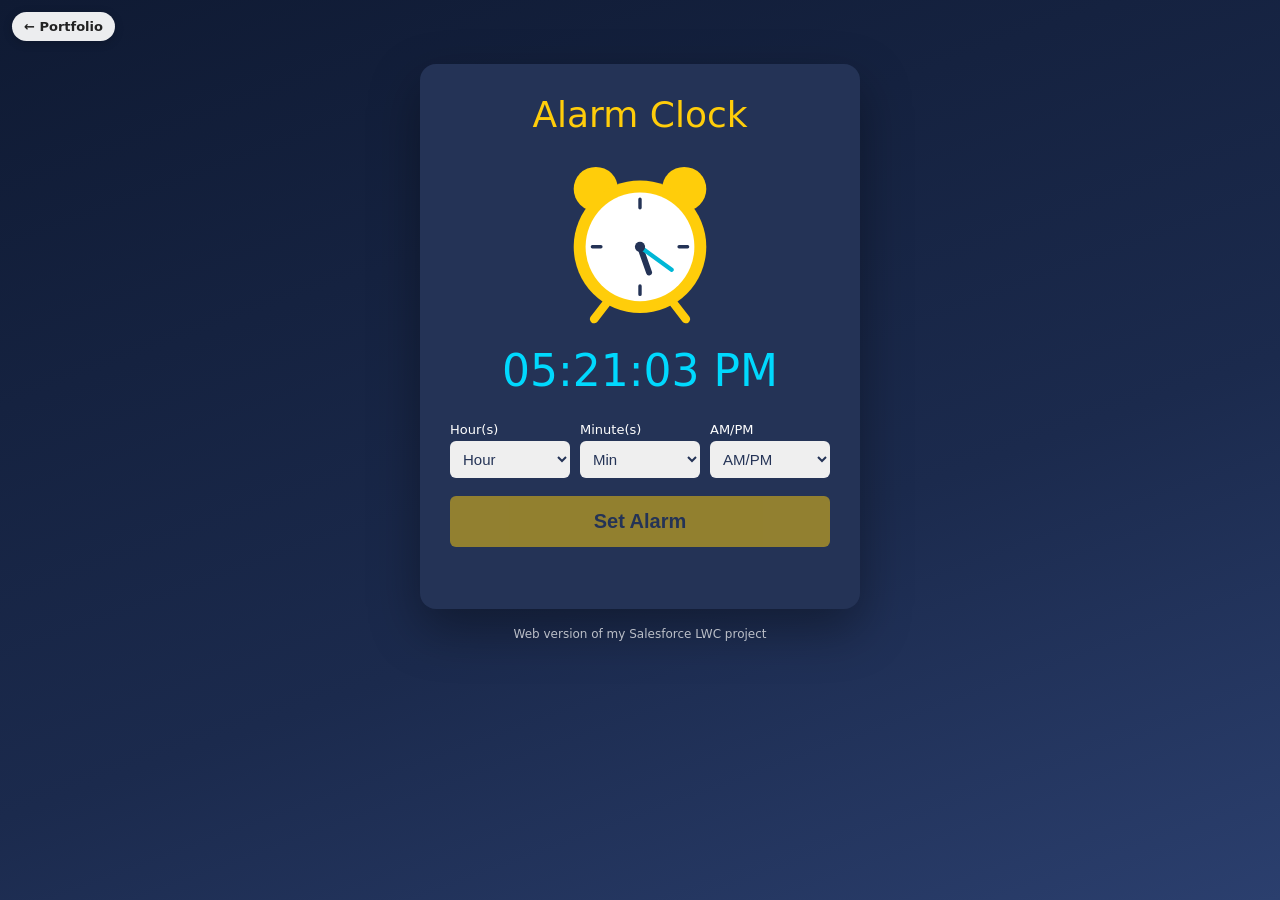
<file: apps/alarm/index.html>
<!doctype html>
<html lang="en">
<head>
<meta charset="utf-8"><meta name="viewport" content="width=device-width, initial-scale=1">
<title>Alarm Clock · Shruti Singhal</title>
<link rel="stylesheet" href="../common.css">
<style>
  :root{--dark-blue:#243356;--yellow:#ffcd0a;--light-blue:#00d9fe}
  body{min-height:100vh;background:linear-gradient(160deg,#0f1a33,#1b2a4d 60%,#2b3f6e);padding:64px 16px 32px;color:#fff}
  .card{max-width:440px;margin:0 auto;padding:30px;background:var(--dark-blue);border-radius:16px;box-shadow:0 20px 50px rgba(0,0,0,.35)}
  h1{color:var(--yellow);font-size:36px;text-align:center;font-weight:500;margin:0}
  .clock{display:block;margin:20px auto;width:170px;height:170px}
  .shake{animation:shake .5s infinite}
  @keyframes shake{0%{transform:translate(1px,1px) rotate(0)}20%{transform:translate(-3px,0) rotate(1deg)}40%{transform:translate(1px,-1px) rotate(1deg)}60%{transform:translate(-3px,1px) rotate(0)}80%{transform:translate(-1px,-1px) rotate(1deg)}100%{transform:translate(1px,-2px) rotate(-1deg)}}
  h2{font-size:44px;text-align:center;font-weight:500;color:var(--light-blue);margin:10px auto 26px;font-variant-numeric:tabular-nums}
  .row{display:grid;grid-template-columns:repeat(3,1fr);gap:10px}
  label{font-size:13px;display:block;margin-bottom:4px}
  select{width:100%;padding:9px;border-radius:6px;border:0;font-size:15px;color:var(--dark-blue)}
  button{width:100%;background:var(--yellow);border:0;color:var(--dark-blue);font-size:20px;padding:14px;border-radius:6px;margin-top:18px;cursor:pointer;font-weight:600}
  button:disabled{opacity:.5;cursor:not-allowed}
  .status{text-align:center;margin-top:12px;min-height:20px;color:var(--light-blue)}
</style>
</head>
<body>
<a class="back" href="../../">← Portfolio</a>
<div class="card">
  <h1>Alarm Clock</h1>
  <svg class="clock" id="clock" viewBox="0 0 200 200" aria-hidden="true">
    <circle cx="48" cy="40" r="26" fill="#ffcd0a"/><circle cx="152" cy="40" r="26" fill="#ffcd0a"/>
    <path d="M60 175l-14 18M140 175l14 18" stroke="#ffcd0a" stroke-width="10" stroke-linecap="round"/>
    <circle cx="100" cy="108" r="78" fill="#ffcd0a"/><circle cx="100" cy="108" r="64" fill="#fff"/>
    <g stroke="#243356" stroke-width="4" stroke-linecap="round"><path d="M100 52v10M100 154v10M44 108h10M146 108h10"/></g>
    <path id="hHand" d="M100 108V76" stroke="#243356" stroke-width="7" stroke-linecap="round"/>
    <path id="mHand" d="M100 108V62" stroke="#00b7d6" stroke-width="5" stroke-linecap="round"/>
    <circle cx="100" cy="108" r="6" fill="#243356"/>
  </svg>
  <h2 id="time">--:--:-- --</h2>
  <div class="row">
    <div><label for="h">Hour(s)</label><select id="h"><option value="">Hour</option></select></div>
    <div><label for="m">Minute(s)</label><select id="m"><option value="">Min</option></select></div>
    <div><label for="ap">AM/PM</label><select id="ap"><option value="">AM/PM</option><option>AM</option><option>PM</option></select></div>
  </div>
  <button id="set" disabled>Set Alarm</button>
  <button id="clear" hidden>Clear Alarm</button>
  <div class="status" id="status"></div>
</div>
<p class="credit">Web version of my Salesforce LWC project</p>
<script>
  const pad = n => String(n).padStart(2, '0');
  for (let i = 1; i <= 12; i++) h.add(new Option(pad(i)));
  for (let i = 0; i < 60; i++) m.add(new Option(pad(i)));
  let alarmTime = '', ringing = false, ctx, osc;
  const check = () => set.disabled = !(h.value && m.value && ap.value);
  [h, m, ap].forEach(s => s.onchange = check);
  function ring() {
    if (ringing) return; ringing = true; clock.classList.add('shake'); status.textContent = '⏰ Wake up!';
    try {
      ctx = new (window.AudioContext || window.webkitAudioContext)();
      osc = ctx.createOscillator(); const g = ctx.createGain();
      osc.type = 'square'; osc.frequency.value = 880; g.gain.value = 0;
      osc.connect(g).connect(ctx.destination); osc.start();
      for (let t = 0; t < 60; t++) { g.gain.setValueAtTime(.08, ctx.currentTime + t * .5); g.gain.setValueAtTime(0, ctx.currentTime + t * .5 + .25); }
    } catch (e) {}
  }
  function tick() {
    const d = new Date(); let hr = d.getHours(); const ampm = hr >= 12 ? 'PM' : 'AM';
    hr = hr % 12 || 12;
    time.textContent = `${pad(hr)}:${pad(d.getMinutes())}:${pad(d.getSeconds())} ${ampm}`;
    hHand.setAttribute('transform', `rotate(${(hr % 12) * 30 + d.getMinutes() / 2} 100 108)`);
    mHand.setAttribute('transform', `rotate(${d.getMinutes() * 6} 100 108)`);
    if (alarmTime && alarmTime === `${pad(hr)}:${pad(d.getMinutes())} ${ampm}`) ring();
  }
  setInterval(tick, 1000); tick();
  set.onclick = () => {
    alarmTime = `${h.value}:${m.value} ${ap.value}`;
    set.hidden = true; clear.hidden = false; status.textContent = 'Alarm set for ' + alarmTime;
  };
  clear.onclick = () => {
    alarmTime = ''; ringing = false; clock.classList.remove('shake');
    try { osc && osc.stop(); ctx && ctx.close(); } catch (e) {}
    [h, m, ap].forEach(s => s.value = ''); check();
    clear.hidden = true; set.hidden = false; status.textContent = '';
  };
</script>
</body>
</html>
</file>
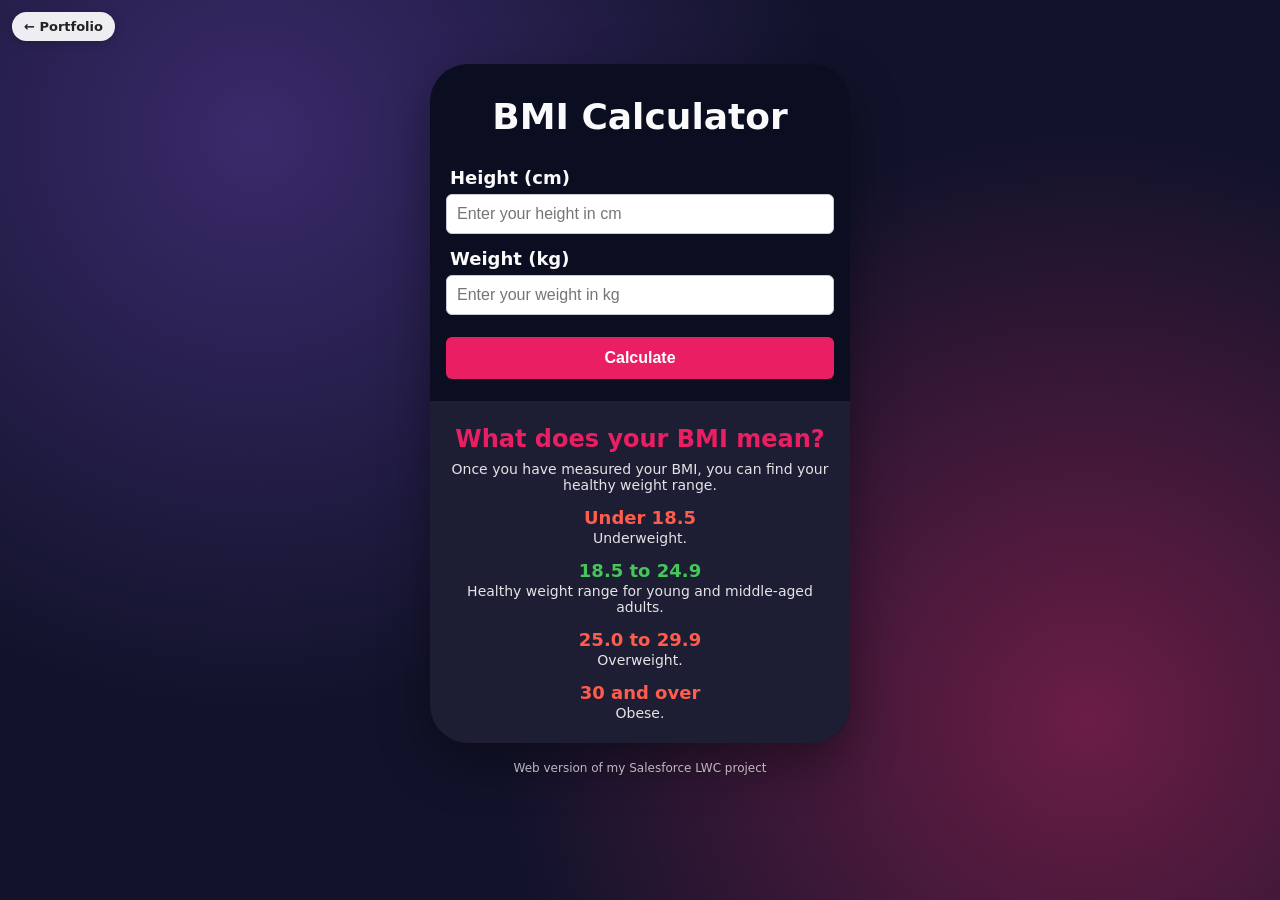
<file: apps/bmi/index.html>
<!doctype html>
<html lang="en">
<head>
<meta charset="utf-8"><meta name="viewport" content="width=device-width, initial-scale=1">
<title>BMI Calculator · Shruti Singhal</title>
<link rel="stylesheet" href="../common.css">
<style>
  :root{--dark-blue:#0b0d21;--light-white:#fafafa;--light-blue:#4f7df9;--light-pink:#e91e63;--dull-blue:#1d1e33}
  body{min-height:100vh;background:radial-gradient(circle at 20% 15%,#3a2a6b 0,transparent 45%),radial-gradient(circle at 85% 80%,#6b1d45 0,transparent 45%),#12132b;padding:64px 16px 32px}
  .box{max-width:420px;margin:auto;text-align:center;background:var(--dark-blue);color:var(--light-white);padding:16px;border-radius:38px;box-shadow:0 20px 50px rgba(0,0,0,.4)}
  h1{font-size:36px;padding:16px 0;margin:0;font-weight:700}
  h2{font-size:24px;color:var(--light-pink);margin:8px 0}
  label{display:block;font-size:18px;font-weight:700;text-align:left;margin:14px 4px 6px}
  input{width:100%;padding:10px;font-size:16px;border-radius:6px;border:1px solid #c9c9d6;color:var(--dull-blue)}
  .btn{display:block;width:100%;background:var(--light-pink);border:0;color:#fff;font-size:16px;padding:12px;border-radius:6px;margin:22px 0;cursor:pointer;font-weight:600}
  .btn:hover{filter:brightness(1.08)}
  .result-value{color:var(--light-blue);font-size:30px;font-weight:700;margin:4px 0 10px}
  .info{background:var(--dull-blue);padding:16px;border-bottom-left-radius:38px;border-bottom-right-radius:38px;font-size:14px;margin:0 -16px -16px}
  h3{font-size:18px;margin:14px 0 2px}
  .bad{color:#fe5c4c}.good{color:#45c65a}
  p{margin:0 0 6px;opacity:.9}
</style>
</head>
<body>
<a class="back" href="../../">← Portfolio</a>
<div class="box">
  <h1>BMI Calculator</h1>
  <section id="result" hidden>
    <h2>Your BMI value is:</h2>
    <div class="result-value" id="bmiValue"></div>
    <div>So you are:</div>
    <div class="result-value" id="bmiResult"></div>
    <button class="btn" id="recalc">Re-Calculate</button>
  </section>
  <form id="form">
    <label for="height">Height (cm)</label>
    <input type="number" id="height" placeholder="Enter your height in cm" min="1" step="any" required>
    <label for="weight">Weight (kg)</label>
    <input type="number" id="weight" placeholder="Enter your weight in kg" min="1" step="any" required>
    <button class="btn">Calculate</button>
  </form>
  <div class="info">
    <h2>What does your BMI mean?</h2>
    <p>Once you have measured your BMI, you can find your healthy weight range.</p>
    <h3 class="bad">Under 18.5</h3><p>Underweight.</p>
    <h3 class="good">18.5 to 24.9</h3><p>Healthy weight range for young and middle-aged adults.</p>
    <h3 class="bad">25.0 to 29.9</h3><p>Overweight.</p>
    <h3 class="bad">30 and over</h3><p>Obese.</p>
  </div>
</div>
<p class="credit" style="color:#fff">Web version of my Salesforce LWC project</p>
<script>
  const form = document.getElementById('form'), res = document.getElementById('result');
  form.addEventListener('submit', e => {
    e.preventDefault();
    const h = Number(height.value) / 100, w = Number(weight.value);
    const bmi = Number((w / (h * h)).toFixed(2));
    const label = bmi < 18.5 ? 'Underweight' : bmi < 25 ? 'Healthy' : bmi < 30 ? 'Overweight' : 'Obese';
    bmiValue.textContent = bmi; bmiResult.textContent = label;
    form.hidden = true; res.hidden = false;
  });
  recalc.onclick = () => { form.reset(); res.hidden = true; form.hidden = false; };
</script>
</body>
</html>
</file>
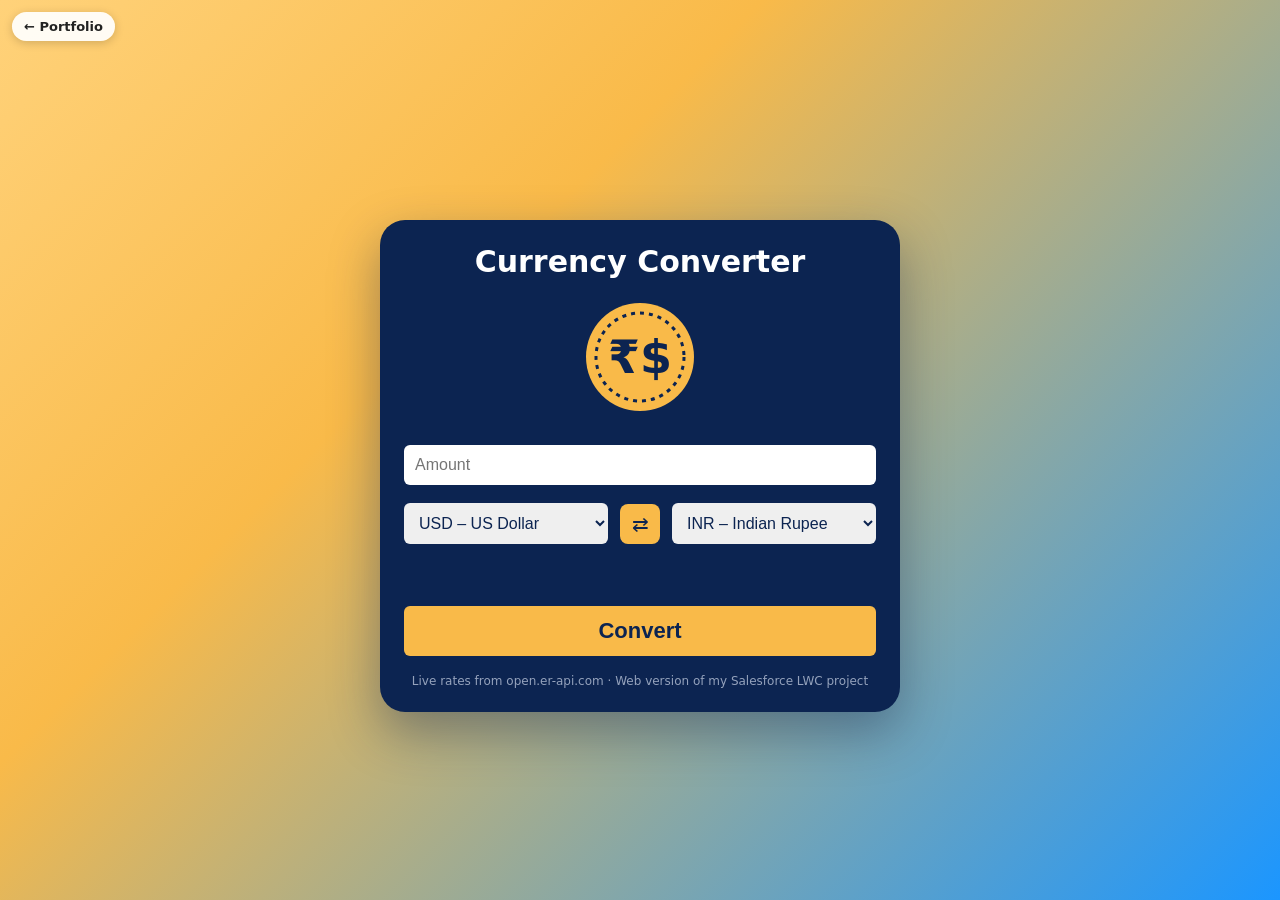
<file: apps/currency/index.html>
<!doctype html>
<html lang="en">
<head>
<meta charset="utf-8"><meta name="viewport" content="width=device-width, initial-scale=1">
<title>Currency Converter · Shruti Singhal</title>
<link rel="stylesheet" href="../common.css">
<style>
  :root{--yellow:#f9ba49;--dark-blue:#0c2451;--light-blue:#1b96ff;--orange:#fb8500}
  body{min-height:100vh;background:linear-gradient(135deg,#ffd27a 0,#f9ba49 35%,#1b96ff 100%);display:flex;flex-direction:column;align-items:center;justify-content:center;padding:64px 16px 32px}
  .card{width:100%;max-width:520px;background:var(--dark-blue);border-radius:25px;padding:24px;color:#fff;box-shadow:0 20px 50px rgba(12,36,81,.4)}
  h1{text-align:center;font-size:30px;margin:0 0 18px;font-weight:600}
  .coin{display:block;margin:0 auto 10px;width:120px;height:120px}
  input,select{width:100%;padding:11px;border-radius:6px;border:0;font-size:16px;color:var(--dark-blue)}
  .amt{margin:18px 0}
  .row{display:grid;grid-template-columns:1fr auto 1fr;gap:12px;align-items:center;margin-bottom:18px}
  .swap{width:40px;height:40px;border-radius:8px;border:0;background:var(--yellow);color:var(--dark-blue);font-size:20px;cursor:pointer}
  .result{text-align:center;font-size:24px;font-weight:700;color:var(--light-blue);min-height:32px;margin-bottom:12px}
  .result span{color:var(--orange)}
  .err{color:#ff8080;font-size:16px}
  .go{width:100%;background:var(--yellow);border:0;color:var(--dark-blue);font-size:22px;padding:12px;border-radius:6px;cursor:pointer;font-weight:600}
  .credit{color:var(--dark-blue)}
</style>
</head>
<body>
<a class="back" href="../../">← Portfolio</a>
<form class="card" id="form">
  <h1>Currency Converter</h1>
  <svg class="coin" viewBox="0 0 120 120" aria-hidden="true">
    <circle cx="60" cy="60" r="54" fill="#f9ba49"/><circle cx="60" cy="60" r="44" fill="none" stroke="#0c2451" stroke-width="3" stroke-dasharray="4 5"/>
    <text x="60" y="76" text-anchor="middle" font-size="46" font-weight="700" fill="#0c2451" font-family="system-ui">₹$</text>
  </svg>
  <input class="amt" id="amount" type="text" inputmode="decimal" placeholder="Amount" required aria-label="Amount">
  <div class="row">
    <select id="from" aria-label="From currency"></select>
    <button type="button" class="swap" id="swap" title="Swap currencies">⇄</button>
    <select id="to" aria-label="To currency"></select>
  </div>
  <div class="result" id="result"></div>
  <button class="go">Convert</button>
  <p class="credit" style="color:#cfd8ea">Live rates from open.er-api.com · Web version of my Salesforce LWC project</p>
</form>
<script>
  const CODES = ["INR","USD","EUR","GBP","AUD","CAD","JPY","CNY","AED","SGD","CHF","NZD","ZAR","SAR","HKD","SEK","NOK","DKK","KRW","THB","MYR","IDR","PHP","BRL","MXN","RUB","TRY","PKR","BDT","LKR","NPR","QAR","KWD","OMR","BHD"];
  const names = new Intl.DisplayNames(['en'], { type: 'currency' });
  for (const c of CODES) { const n = c + ' – ' + names.of(c); from.add(new Option(n, c)); to.add(new Option(n, c)); }
  from.value = 'USD'; to.value = 'INR';
  const cache = {};
  const clear = () => result.innerHTML = '';
  [from, to, amount].forEach(x => x.addEventListener('input', clear));
  swap.onclick = () => { [from.value, to.value] = [to.value, from.value]; clear(); };
  form.addEventListener('submit', async e => {
    e.preventDefault();
    const amt = parseFloat(amount.value.replace(/,/g, ''));
    if (isNaN(amt)) { result.innerHTML = '<span class="err">Please enter a valid amount.</span>'; return; }
    result.textContent = 'Converting…';
    try {
      if (!cache[from.value]) {
        const r = await fetch('https://open.er-api.com/v6/latest/' + from.value);
        const j = await r.json(); if (j.result !== 'success') throw 0; cache[from.value] = j.rates;
      }
      const v = amt * cache[from.value][to.value];
      const f = n => n.toLocaleString('en-IN', { maximumFractionDigits: 2 });
      result.innerHTML = `${f(amt)} ${from.value} = <span>${f(v)} ${to.value}</span>`;
    } catch (err) { result.innerHTML = '<span class="err">Could not fetch rates. Please try again.</span>'; }
  });
</script>
</body>
</html>
</file>
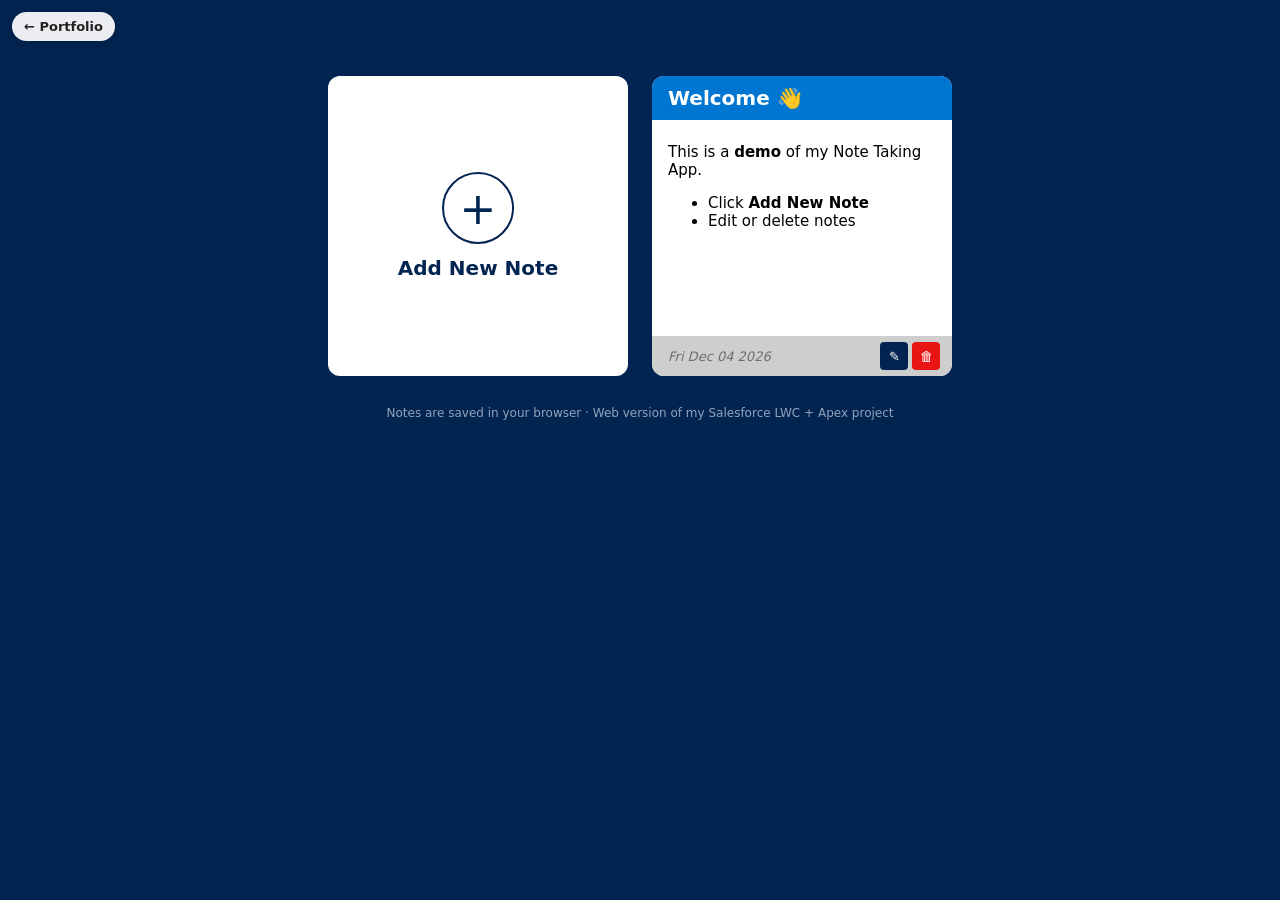
<file: apps/notes/index.html>
<!doctype html>
<html lang="en">
<head>
<meta charset="utf-8"><meta name="viewport" content="width=device-width, initial-scale=1">
<title>Note Taking App · Shruti Singhal</title>
<link rel="stylesheet" href="../common.css">
<style>
  :root{--dark-blue:#022451;--light-blue:#0076d3;--light-gray:#cecece;--red:#e91515}
  body{min-height:100vh;background:var(--dark-blue);padding:64px 16px 32px}
  .grid{display:flex;flex-wrap:wrap;justify-content:center;max-width:1000px;margin:auto}
  .box{height:300px;width:300px;background:#fff;border-radius:12px;margin:12px;display:flex;flex-direction:column;overflow:hidden}
  .add{align-items:center;justify-content:center;cursor:pointer;border:0;font:inherit}
  .add:hover{box-shadow:0 0 0 3px #4ea3ff}
  .circle{border:2px solid var(--dark-blue);border-radius:50%;width:72px;height:72px;display:grid;place-items:center;font-size:44px;color:var(--dark-blue)}
  h2{font-size:20px;font-weight:700;margin:12px 0 0;color:var(--dark-blue)}
  header{background:var(--light-blue);color:#fff;padding:10px 16px}
  header h2{color:#fff;margin:0;white-space:nowrap;overflow:hidden;text-overflow:ellipsis}
  .body{flex:1;overflow:auto;padding:8px 16px;font-size:15px}
  .foot{display:flex;justify-content:space-between;align-items:center;padding:6px 12px 6px 16px;background:var(--light-gray)}
  .date{color:#6d6d6d;font-size:13px;font-style:italic}
  .ib{border:0;border-radius:4px;width:28px;height:28px;color:#fff;cursor:pointer;margin-left:4px}
  .edit{background:var(--dark-blue)}.del{background:var(--red)}
  dialog{border:0;border-radius:10px;padding:0;width:min(560px,92vw)}
  dialog::backdrop{background:rgba(0,0,0,.5)}
  .mh{padding:16px 20px;border-bottom:1px solid #ddd;font-size:20px;font-weight:600}
  .mb{padding:16px 20px}
  label{font-size:13px;color:#444;display:block;margin:0 0 4px}
  input{width:100%;padding:9px;font-size:15px;border:1px solid #bbb;border-radius:4px;margin-bottom:14px}
  .tools{display:flex;gap:4px;border:1px solid #bbb;border-bottom:0;border-radius:4px 4px 0 0;padding:4px;background:#f6f6f6}
  .tools button{border:1px solid #ccc;background:#fff;border-radius:3px;min-width:30px;height:28px;cursor:pointer}
  .rte{min-height:140px;border:1px solid #bbb;border-radius:0 0 4px 4px;padding:9px;outline:none}
  .mf{padding:12px 20px;border-top:1px solid #ddd;background:#f3f3f3;text-align:right}
  .btn{border:1px solid #c9c9c9;background:#fff;border-radius:4px;padding:8px 16px;cursor:pointer;font:inherit}
  .brand{background:#0176d3;color:#fff;border-color:#0176d3}
  .brand:disabled{opacity:.5;cursor:not-allowed}
  .toast{position:fixed;top:16px;left:50%;transform:translateX(-50%);padding:12px 20px;border-radius:6px;color:#fff;font-weight:600;z-index:20}
  .credit{color:#cfd8ea}
</style>
</head>
<body>
<a class="back" href="../../">← Portfolio</a>
<div class="grid" id="grid">
  <button class="box add" id="addBtn"><div class="circle">+</div><h2>Add New Note</h2></button>
</div>
<p class="credit">Notes are saved in your browser · Web version of my Salesforce LWC + Apex project</p>
<dialog id="modal">
  <form method="dialog" id="mform">
    <div class="mh" id="mtitle">Add Note</div>
    <div class="mb">
      <label for="title">Title</label><input id="title" autocomplete="off">
      <label>Description</label>
      <div class="tools">
        <button type="button" data-c="bold"><b>B</b></button><button type="button" data-c="italic"><i>I</i></button>
        <button type="button" data-c="underline"><u>U</u></button><button type="button" data-c="insertUnorderedList">•</button>
      </div>
      <div class="rte" id="desc" contenteditable="true"></div>
    </div>
    <div class="mf"><button type="button" class="btn" id="cancel">Cancel</button> <button class="btn brand" id="save" disabled>Add Note</button></div>
  </form>
</dialog>
<div class="toast" id="toast" hidden></div>
<script>
  const KEY = 'ss-notes';
  const load = () => { try { return JSON.parse(localStorage.getItem(KEY)) || null; } catch (e) { return null; } };
  let notes = load() || [{ id: 1, title: 'Welcome 👋', body: '<p>This is a <b>demo</b> of my Note Taking App.</p><ul><li>Click <b>Add New Note</b></li><li>Edit or delete notes</li></ul>', date: Date.now() }];
  let editing = null;
  const persist = () => { try { localStorage.setItem(KEY, JSON.stringify(notes)); } catch (e) {} };
  const clean = html => { const t = document.createElement('div'); t.innerHTML = html; t.querySelectorAll('script,style,iframe,object').forEach(x => x.remove()); t.querySelectorAll('*').forEach(x => [...x.attributes].forEach(a => /^on/i.test(a.name) && x.removeAttribute(a.name))); return t.innerHTML; };
  function toast(t, ok = true) { const toastEl = document.getElementById('toast'); toastEl.textContent = t; toastEl.style.background = ok ? '#2e844a' : '#ba0517'; toastEl.hidden = false; clearTimeout(window._t); window._t = setTimeout(() => toastEl.hidden = true, 2200); }
  function render() {
    grid.querySelectorAll('.note').forEach(n => n.remove());
    notes.slice().sort((a, b) => b.date - a.date).forEach(n => {
      const d = document.createElement('div'); d.className = 'box note';
      d.innerHTML = `<header><h2></h2></header><div class="body">${clean(n.body)}</div><div class="foot"><span class="date">${new Date(n.date).toDateString()}</span><span><button class="ib edit" title="Edit note">✎</button><button class="ib del" title="Delete note">🗑</button></span></div>`;
      d.querySelector('h2').textContent = n.title;
      d.querySelector('.edit').onclick = () => open(n);
      d.querySelector('.del').onclick = () => { if (confirm('Are you sure you want to delete this note?')) { notes = notes.filter(x => x !== n); persist(); render(); toast('Note Deleted Successfully!!'); } };
      grid.appendChild(d);
    });
  }
  const valid = () => save.disabled = !(title.value.trim() && desc.textContent.trim());
  function open(n) { editing = n || null; title.value = n ? n.title : ''; desc.innerHTML = n ? n.body : ''; mtitle.textContent = save.textContent = n ? 'Update Note' : 'Add Note'; valid(); modal.showModal(); title.focus(); }
  addBtn.onclick = () => open();
  cancel.onclick = () => modal.close();
  title.oninput = desc.oninput = valid;
  document.querySelectorAll('.tools button').forEach(b => b.onclick = () => { document.execCommand(b.dataset.c); desc.focus(); valid(); });
  mform.addEventListener('submit', () => {
    const body = clean(desc.innerHTML);
    if (editing) { Object.assign(editing, { title: title.value.trim(), body, date: Date.now() }); toast('Note Updated Successfully!!'); }
    else { notes.push({ id: Date.now(), title: title.value.trim(), body, date: Date.now() }); toast('Note Created Successfully!!'); }
    persist(); render();
  });
  render();
</script>
</body>
</html>
</file>
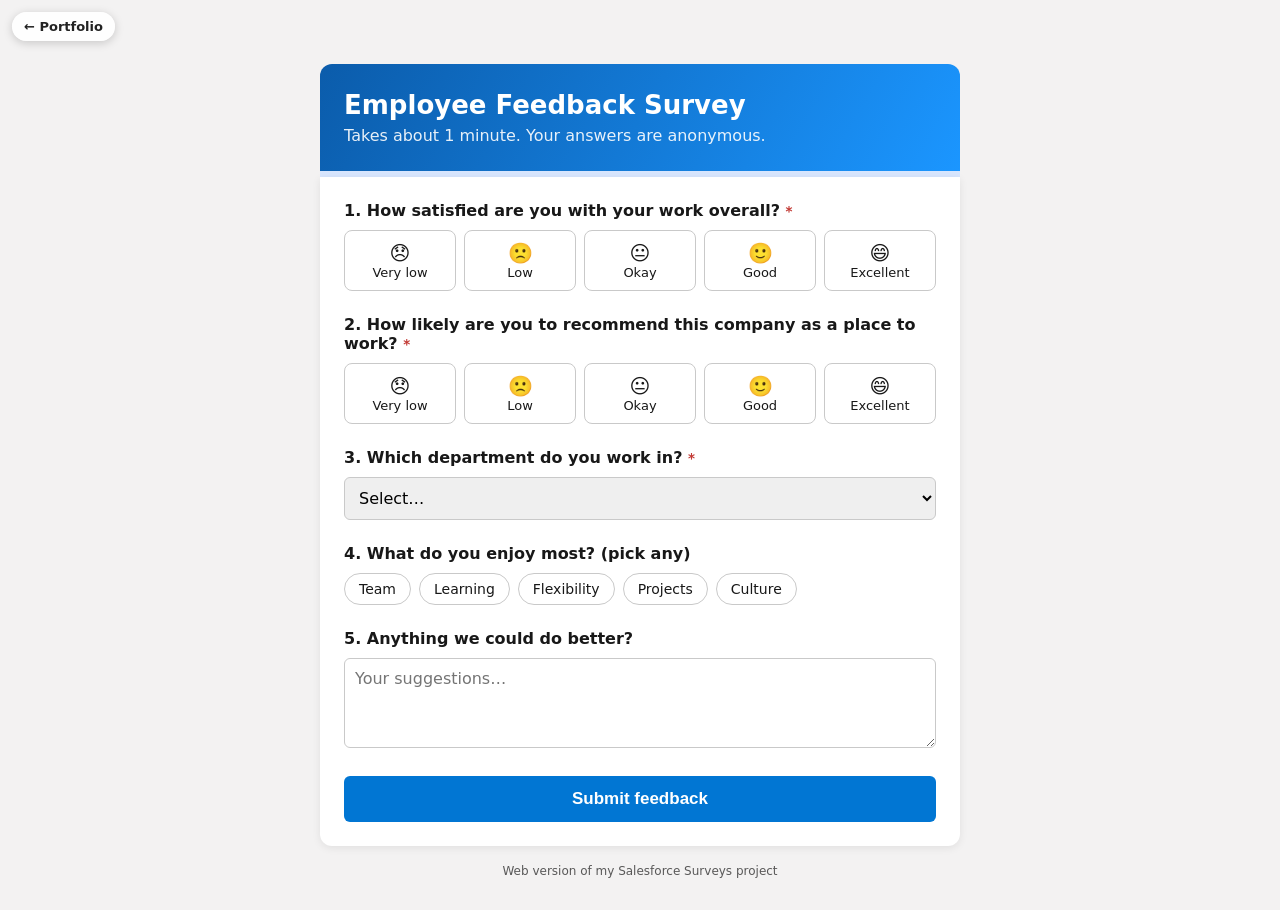
<file: apps/survey/index.html>
<!doctype html>
<html lang="en">
<head>
<meta charset="utf-8"><meta name="viewport" content="width=device-width, initial-scale=1">
<title>Employee Survey · Shruti Singhal</title>
<link rel="stylesheet" href="../common.css">
<style>
  body{min-height:100vh;background:#f3f2f2;padding:64px 16px 32px;color:#181818}
  .wrap{max-width:640px;margin:auto}
  .hero{background:linear-gradient(120deg,#0b5cab,#1b96ff);color:#fff;border-radius:12px 12px 0 0;padding:26px 24px}
  .hero h1{margin:0 0 6px;font-size:26px}
  .hero p{margin:0;opacity:.9}
  .bar{height:6px;background:#d8e6fe}.bar i{display:block;height:100%;background:#2e844a;width:0;transition:width .3s}
  .card{background:#fff;border-radius:0 0 12px 12px;padding:24px;box-shadow:0 2px 8px rgba(0,0,0,.08)}
  .q{margin-bottom:24px}
  .q h3{font-size:16px;margin:0 0 10px}
  .q h3 small{color:#c23934}
  .scale{display:flex;gap:8px;flex-wrap:wrap}
  .scale label{flex:1;min-width:52px;text-align:center;border:1px solid #c9c9c9;border-radius:8px;padding:10px 4px;cursor:pointer;font-size:13px}
  .scale input{display:none}
  .scale label:has(input:checked){background:#0176d3;border-color:#0176d3;color:#fff}
  .scale b{display:block;font-size:20px}
  select,textarea{width:100%;padding:10px;border:1px solid #c9c9c9;border-radius:6px;font:inherit}
  textarea{min-height:90px;resize:vertical}
  .chips{display:flex;flex-wrap:wrap;gap:8px}
  .chips label{border:1px solid #c9c9c9;border-radius:999px;padding:7px 14px;cursor:pointer;font-size:14px}
  .chips input{display:none}
  .chips label:has(input:checked){background:#e9f2fe;border-color:#0176d3;color:#0b5cab}
  .submit{width:100%;background:#0176d3;color:#fff;border:0;border-radius:6px;padding:13px;font-size:17px;cursor:pointer;font-weight:600}
  .thanks{text-align:center;padding:30px 10px}
  .thanks .big{font-size:64px}
  .thanks h2{margin:6px 0}
  .again{margin-top:16px;background:#fff;border:1px solid #0176d3;color:#0176d3;border-radius:6px;padding:9px 18px;cursor:pointer;font:inherit}
</style>
</head>
<body>
<a class="back" href="../../">← Portfolio</a>
<div class="wrap">
  <div class="hero"><h1>Employee Feedback Survey</h1><p>Takes about 1 minute. Your answers are anonymous.</p></div>
  <div class="bar"><i id="prog"></i></div>
  <div class="card">
    <form id="form">
      <div class="q"><h3>1. How satisfied are you with your work overall? <small>*</small></h3><div class="scale" data-name="sat"></div></div>
      <div class="q"><h3>2. How likely are you to recommend this company as a place to work? <small>*</small></h3><div class="scale" data-name="rec"></div></div>
      <div class="q"><h3>3. Which department do you work in? <small>*</small></h3>
        <select name="dept" required><option value="">Select…</option><option>Engineering</option><option>Quality Assurance</option><option>Product</option><option>Sales</option><option>HR</option><option>Other</option></select></div>
      <div class="q"><h3>4. What do you enjoy most? (pick any)</h3>
        <div class="chips">
          <label><input type="checkbox" name="enjoy" value="Team">Team</label><label><input type="checkbox" name="enjoy" value="Learning">Learning</label>
          <label><input type="checkbox" name="enjoy" value="Flexibility">Flexibility</label><label><input type="checkbox" name="enjoy" value="Projects">Projects</label>
          <label><input type="checkbox" name="enjoy" value="Culture">Culture</label></div></div>
      <div class="q"><h3>5. Anything we could do better?</h3><textarea name="comment" placeholder="Your suggestions…"></textarea></div>
      <button class="submit">Submit feedback</button>
    </form>
    <div class="thanks" id="thanks" hidden>
      <div class="big">🎉</div><h2>Thank you for your feedback!</h2>
      <p id="summary"></p>
      <button class="again" id="again">Take the survey again</button>
    </div>
  </div>
  <p class="credit">Web version of my Salesforce Surveys project</p>
</div>
<script>
  const faces = ['😞','🙁','😐','🙂','😄'], words = ['Very low','Low','Okay','Good','Excellent'];
  document.querySelectorAll('.scale').forEach(s => s.innerHTML = faces.map((f, i) => `<label><input type="radio" name="${s.dataset.name}" value="${i + 1}" ${i ? '' : 'required'}><b>${f}</b>${words[i]}</label>`).join(''));
  const req = ['sat', 'rec', 'dept'];
  const update = () => { const fd = new FormData(form); prog.style.width = (req.filter(k => fd.get(k)).length / req.length * 100) + '%'; };
  form.addEventListener('change', update);
  form.addEventListener('submit', e => {
    e.preventDefault(); const fd = new FormData(form);
    summary.textContent = `Satisfaction: ${words[fd.get('sat') - 1]} · Department: ${fd.get('dept')}`;
    form.hidden = true; thanks.hidden = false; prog.style.width = '100%';
  });
  again.onclick = () => { form.reset(); update(); thanks.hidden = true; form.hidden = false; };
</script>
</body>
</html>
</file>
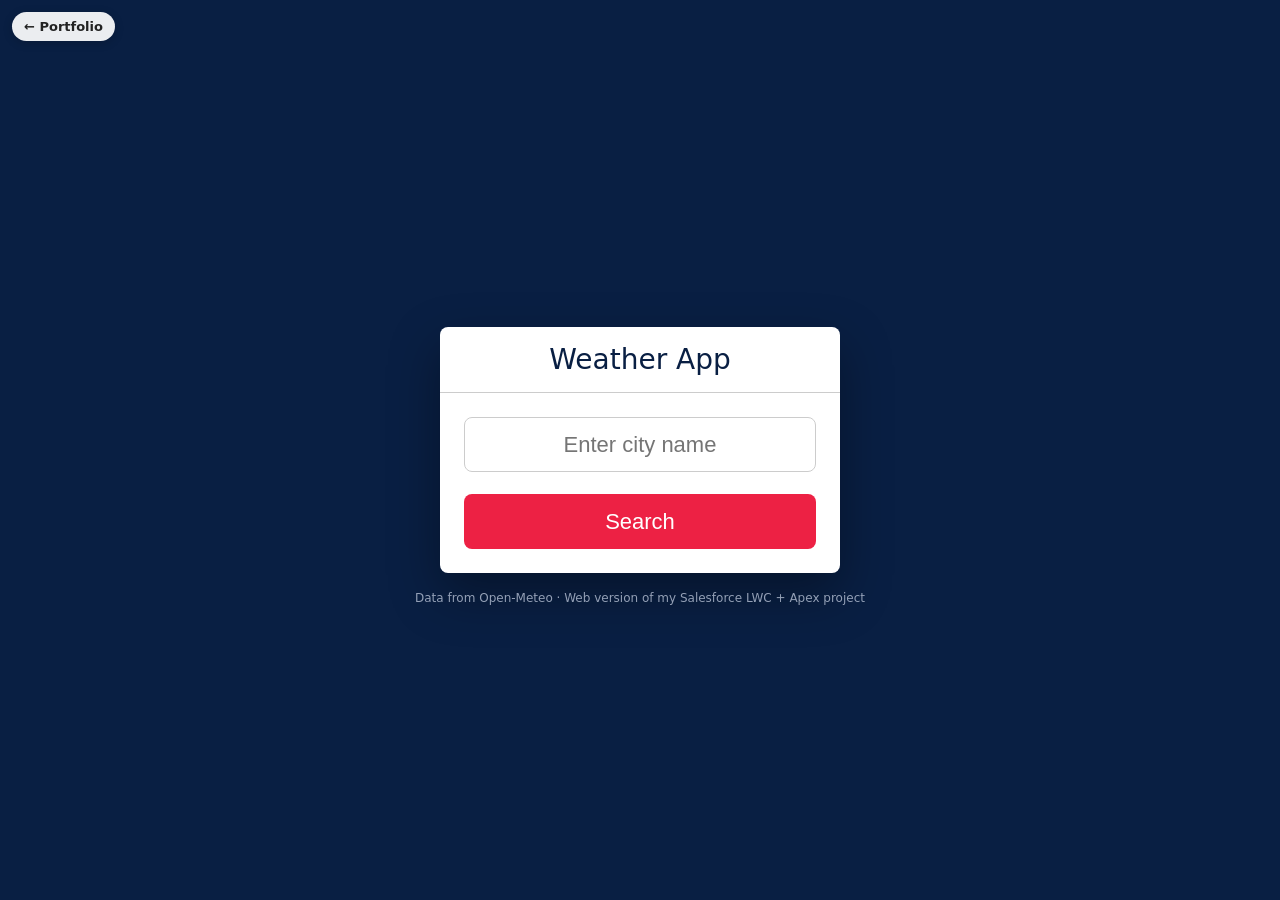
<file: apps/weather/index.html>
<!doctype html>
<html lang="en">
<head>
<meta charset="utf-8"><meta name="viewport" content="width=device-width, initial-scale=1">
<title>Weather App · Shruti Singhal</title>
<link rel="stylesheet" href="../common.css">
<style>
  body{min-height:100vh;background:#091f43;display:flex;flex-direction:column;align-items:center;justify-content:center;padding:64px 16px 32px}
  .card{background:#fff;width:100%;max-width:400px;border-radius:8px;color:#091f43;overflow:hidden;box-shadow:0 20px 50px rgba(0,0,0,.35)}
  header{display:flex;align-items:center;justify-content:center;gap:12px;padding:16px;border-bottom:1px solid #ccc}
  header h1{font-size:28px;font-weight:500;margin:0}
  .backarrow{border:0;background:none;font-size:24px;cursor:pointer;color:#091f43}
  form{margin:24px}
  input{width:100%;text-align:center;padding:16px;height:55px;font-size:22px;border-radius:8px;border:1px solid #ccc;outline:none}
  input:focus{border-color:#ed2144}
  .search{width:100%;margin-top:22px;background:#ed2144;height:55px;border:0;font-size:22px;border-radius:8px;color:#fff;cursor:pointer}
  .msg{border-radius:5px;padding:12px;margin:12px}
  .ok{color:#155724;background:#d4edda}.bad{color:#721c24;background:#f8d7da}
  .res{text-align:center;margin:24px}
  .icon{font-size:96px;line-height:1}
  .temp{font-size:60px;font-weight:700;padding-top:12px}
  .desc,.loc{font-size:22px;padding-top:14px}
  footer{display:flex;border-top:1px solid #ccc;text-align:center}
  footer div{width:100%;padding:16px}
  footer div+div{border-left:1px solid #ccc}
  footer b{display:block;font-size:20px}
  .credit{color:#cfd8ea}
</style>
</head>
<body>
<a class="back" href="../../">← Portfolio</a>
<div class="card">
  <header><button class="backarrow" id="backBtn" hidden aria-label="Back">←</button><h1>Weather App</h1></header>
  <div id="msg"></div>
  <form id="form">
    <input id="city" type="text" placeholder="Enter city name" required spellcheck="false" aria-label="City name">
    <button class="search">Search</button>
  </form>
  <div id="out" hidden>
    <div class="res">
      <div class="icon" id="icon"></div>
      <div class="temp"><span id="temp"></span>°C</div>
      <div class="desc" id="desc"></div>
      <div class="loc">📍 <span id="loc"></span></div>
    </div>
    <footer>
      <div>🌡️<b id="feels"></b>Feels like</div>
      <div>💧<b id="hum"></b>Humidity</div>
    </footer>
  </div>
</div>
<p class="credit">Data from Open-Meteo · Web version of my Salesforce LWC + Apex project</p>
<script>
  const CODES = {0:['Clear sky','☀️'],1:['Mainly clear','🌤️'],2:['Partly cloudy','⛅'],3:['Overcast','☁️'],45:['Fog','🌫️'],48:['Fog','🌫️'],51:['Light drizzle','🌦️'],53:['Drizzle','🌦️'],55:['Heavy drizzle','🌧️'],61:['Light rain','🌦️'],63:['Rain','🌧️'],65:['Heavy rain','🌧️'],71:['Light snow','🌨️'],73:['Snow','🌨️'],75:['Heavy snow','❄️'],80:['Rain showers','🌦️'],81:['Rain showers','🌧️'],82:['Violent showers','⛈️'],95:['Thunderstorm','⛈️'],96:['Thunderstorm with hail','⛈️'],99:['Thunderstorm with hail','⛈️']};
  const show = (text, ok) => msg.innerHTML = text ? `<div class="msg ${ok ? 'ok' : 'bad'}">${text}</div>` : '';
  form.addEventListener('submit', async e => {
    e.preventDefault();
    const name = city.value.trim(); show('Fetching weather details...', true);
    try {
      const g = await (await fetch('https://geocoding-api.open-meteo.com/v1/search?count=1&language=en&name=' + encodeURIComponent(name))).json();
      if (!g.results || !g.results.length) { show(`${name} isn't a valid city name`, false); return; }
      const p = g.results[0];
      const w = await (await fetch(`https://api.open-meteo.com/v1/forecast?latitude=${p.latitude}&longitude=${p.longitude}&current=temperature_2m,apparent_temperature,relative_humidity_2m,weather_code`)).json();
      const c = w.current, [d, i] = CODES[c.weather_code] || ['—', '🌡️'];
      icon.textContent = i; temp.textContent = Math.floor(c.temperature_2m); desc.textContent = d;
      loc.textContent = `${p.name}, ${p.country_code}`; feels.textContent = Math.floor(c.apparent_temperature) + '°C'; hum.textContent = c.relative_humidity_2m + '%';
      show(''); form.hidden = true; out.hidden = false; backBtn.hidden = false;
    } catch (err) { show('Something went wrong', false); }
  });
  backBtn.onclick = () => { out.hidden = true; form.hidden = false; backBtn.hidden = true; city.value = ''; show(''); city.focus(); };
</script>
</body>
</html>
</file>
<file: apps/common.css>
*{box-sizing:border-box}
body{margin:0;font-family:system-ui,-apple-system,"Segoe UI",Roboto,sans-serif}
.back{position:fixed;top:12px;left:12px;z-index:10;background:rgba(255,255,255,.92);color:#222;text-decoration:none;font-size:13px;font-weight:600;padding:7px 12px;border-radius:999px;box-shadow:0 2px 10px rgba(0,0,0,.18)}
.back:hover{background:#fff}
.credit{text-align:center;font-size:12px;opacity:.7;margin:18px 0 0}
</file>
